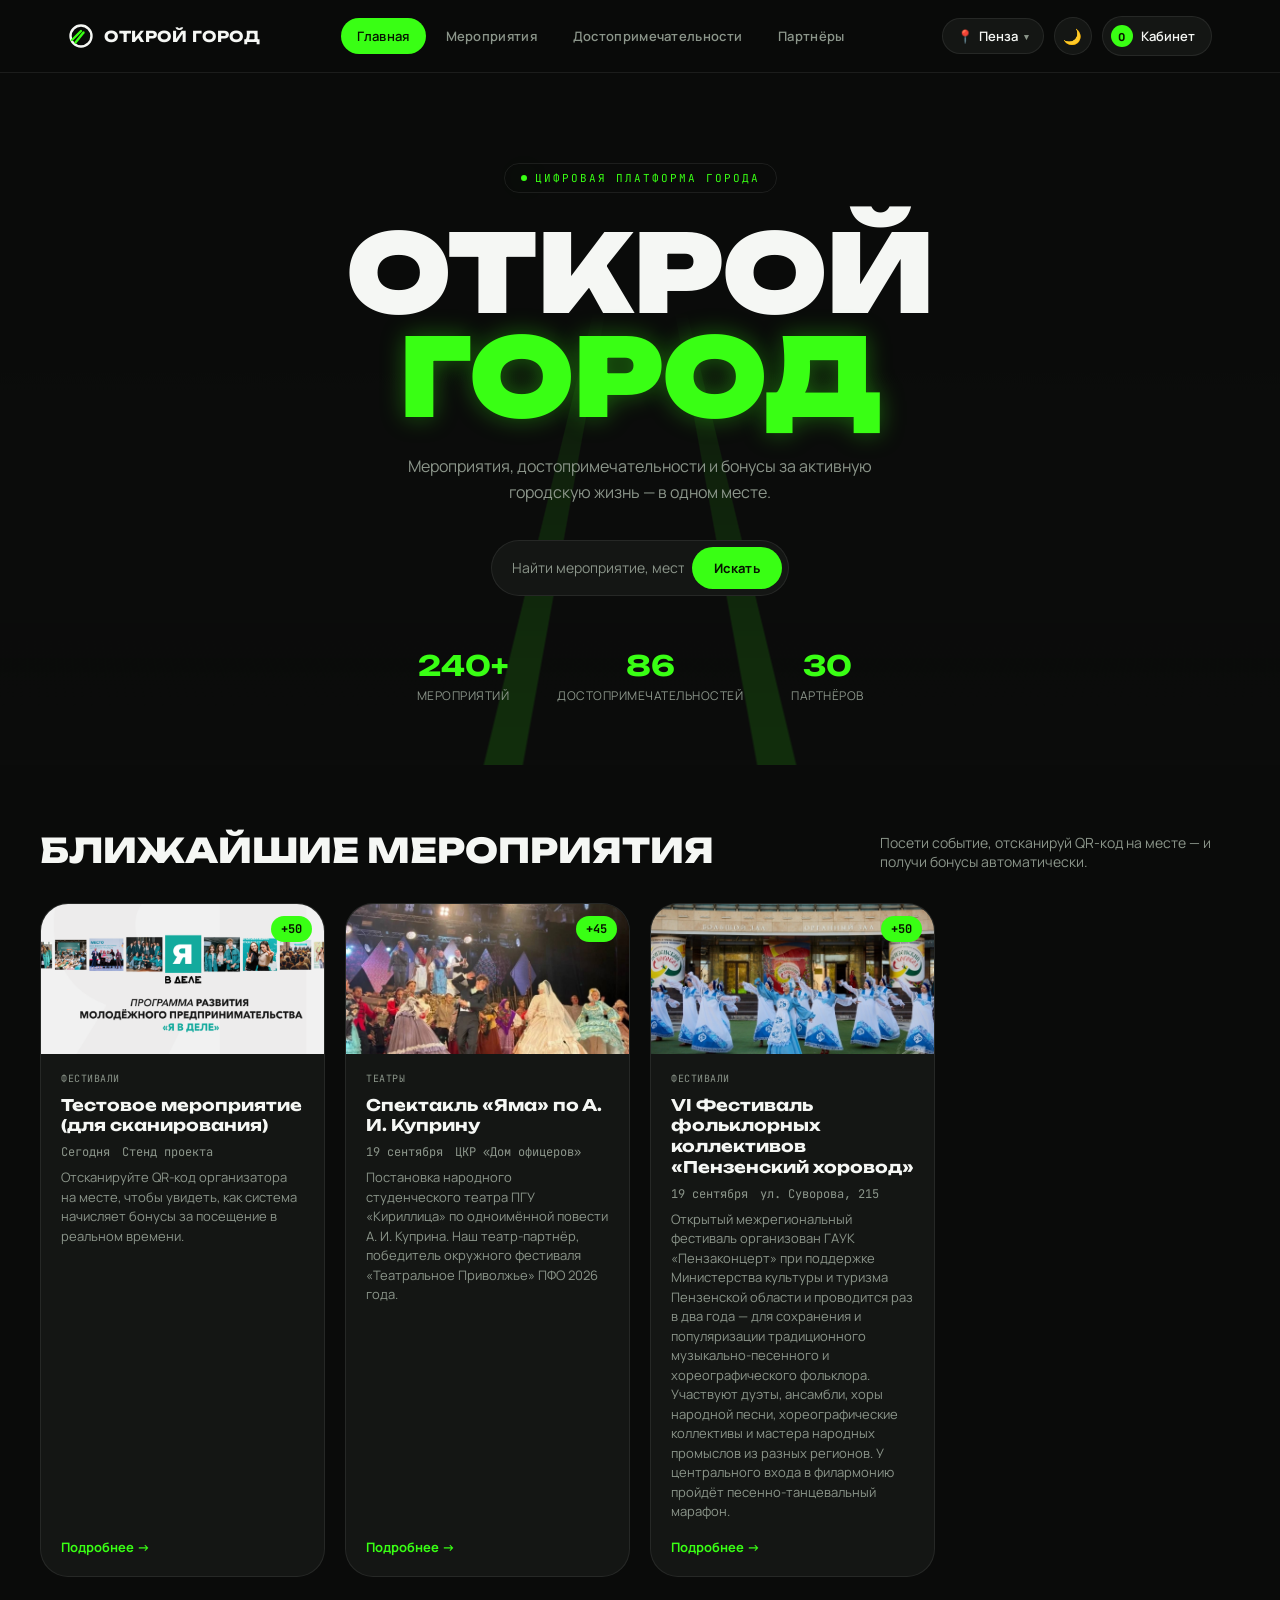
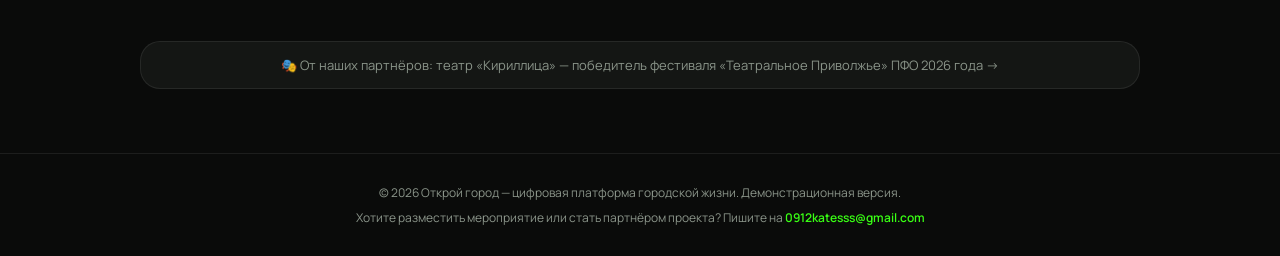
<file: index.html>
<!DOCTYPE html>
<html lang="ru" data-theme="dark">
<head>
<meta charset="UTF-8">
<meta name="viewport" content="width=device-width, initial-scale=1.0">
<title>Открой город</title>
<link rel="preconnect" href="https://fonts.googleapis.com">
<link rel="preconnect" href="https://fonts.gstatic.com" crossorigin>
<link href="https://fonts.googleapis.com/css2?family=Unbounded:wght@500;700;800;900&family=Manrope:wght@400;500;600;700;800&family=JetBrains+Mono:wght@400;500;600&display=swap" rel="stylesheet">
<link rel="stylesheet" href="css/style.css">
</head>
<body>

<header>
  <div class="header-inner">
    <a class="logo" href="index.html">
      <svg width="26" height="26" viewBox="0 0 26 26" fill="none">
        <circle cx="13" cy="13" r="10.5" stroke="var(--text)" stroke-width="2.4"/>
        <path d="M4 17L13 8" stroke="var(--accent)" stroke-width="2.4" stroke-linecap="round"/>
        <path d="M7.5 19.5L15.5 9.5" stroke="var(--accent)" stroke-width="2.4" stroke-linecap="round"/>
      </svg>
      <span>ОТКРОЙ ГОРОД</span>
    </a>
    <nav>
      <a href="index.html" class="active">Главная</a>
      <a href="events.html">Мероприятия</a>
      <a href="attractions.html">Достопримечательности</a>
      <a href="partners.html">Партнёры</a>
    </nav>
    <div class="header-actions">
      <div class="city-switch" id="cityToggleWrap">
        <button class="city-toggle" id="cityToggle">📍 <span id="cityLabel">Пенза</span> <span class="chevron">▾</span></button>
        <div class="city-dropdown" id="cityDropdown"></div>
      </div>
      <button class="nav-toggle" id="navToggle" title="Меню">☰</button>
      <button class="theme-toggle" id="themeToggle" title="Сменить тему">🌙</button>
      <a href="cabinet.html" class="cabinet-btn"><span class="dot" id="headerBonusDot">0</span><span class="cabinet-label"> Кабинет</span></a>
    </div>
  </div>
</header>

<main>
  <section class="hero">
    <div class="road-scene"><div class="road-plane"></div></div>
    <div class="eyebrow">Цифровая платформа города</div>
    <h1>
      <span class="line1">Открой</span>
      <span class="line2">Город</span>
    </h1>
    <p class="sub">Мероприятия, достопримечательности и бонусы за активную городскую жизнь — в одном месте.</p>
    <div class="search-bar">
      <input type="text" id="heroSearchInput" placeholder="Найти мероприятие, место, акцию…">
      <button id="heroSearchBtn">Искать</button>
    </div>
    <div class="stats">
      <div class="stat"><b>240+</b><span>Мероприятий</span></div>
      <div class="stat"><b>86</b><span>Достопримечательностей</span></div>
      <div class="stat"><b>30</b><span>Партнёров</span></div>
    </div>
  </section>

  <section class="section">
    <div class="section-head">
      <h2>Ближайшие мероприятия</h2>
      <p>Посети событие, отсканируй QR-код на месте — и получи бонусы автоматически.</p>
    </div>
    <div class="grid" id="eventsGridHome"></div>
  </section>

  <section class="section" style="padding-top:0;">
    <a href="partners.html" class="partner-teaser">
      🎭 От наших партнёров: театр «Кириллица» — победитель фестиваля «Театральное Приволжье» ПФО 2026 года →
    </a>
  </section>
</main>

<footer>
  © 2026 Открой город — цифровая платформа городской жизни. Демонстрационная версия.
  <div class="footer-support">Хотите разместить мероприятие или стать партнёром проекта? Пишите на <a href="mailto:0912katesss@gmail.com">0912katesss@gmail.com</a></div>
</footer>

<script src="js/data.js"></script>
<script src="js/city.js"></script>
<script src="js/storage.js"></script>
<script src="js/render.js"></script>
<script src="js/common.js"></script>
<script src="js/sight-modal.js"></script>
<script src="js/page-home.js"></script>
</body>
</html>
</file>
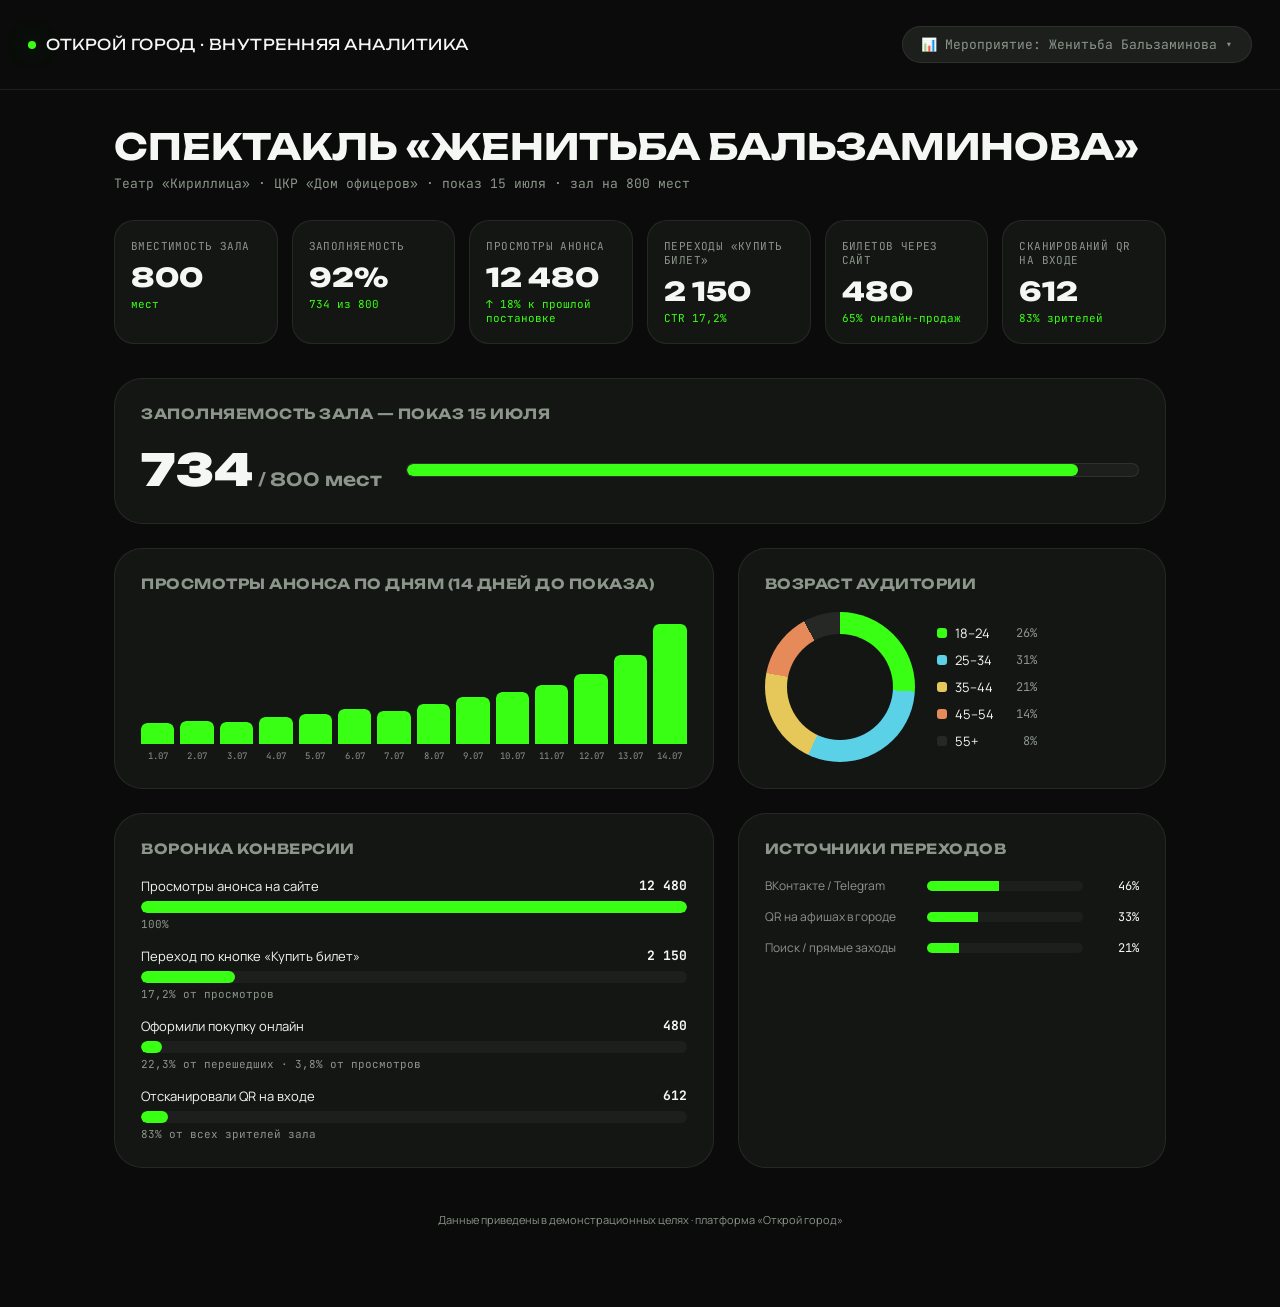
<file: analytics.html>
<!DOCTYPE html>
<html lang="ru" data-theme="dark">
<head>
<meta charset="UTF-8">
<meta name="viewport" content="width=device-width, initial-scale=1.0">
<meta name="robots" content="noindex, nofollow">
<title>Аналитика — Открой город</title>
<link rel="preconnect" href="https://fonts.googleapis.com">
<link rel="preconnect" href="https://fonts.gstatic.com" crossorigin>
<link href="https://fonts.googleapis.com/css2?family=Unbounded:wght@500;700;800;900&family=Manrope:wght@400;500;600;700;800&family=JetBrains+Mono:wght@400;500;600&display=swap" rel="stylesheet">
<link rel="stylesheet" href="css/style.css">
<style>
  body{padding-bottom:60px;}
  .an-header{
    padding:26px 28px; border-bottom:1px solid var(--border); display:flex; align-items:center; justify-content:space-between; flex-wrap:wrap; gap:14px;
  }
  .an-header-title{font-family:var(--font-display); font-size:15px; text-transform:uppercase; letter-spacing:0.5px; display:flex; align-items:center; gap:10px;}
  .an-header-title .live-dot{width:8px; height:8px; border-radius:50%; background:var(--accent); box-shadow:var(--glow); display:inline-block;}
  .an-select{
    background:var(--bg-elevated-2); border:1px solid var(--border); border-radius:999px; padding:9px 18px;
    font-size:13px; color:var(--text-muted); font-family:var(--font-mono);
  }
  .an-wrap{max-width:1100px; margin:0 auto; padding:36px 24px 20px;}
  .an-event-head{margin-bottom:28px;}
  .an-event-head h1{font-family:var(--font-display); font-size:clamp(24px,4vw,36px); text-transform:uppercase; line-height:1.15; margin-bottom:8px;}
  .an-event-sub{color:var(--text-muted); font-size:13px; font-family:var(--font-mono);}

  .an-kpi-grid{display:grid; grid-template-columns:repeat(6,1fr); gap:14px; margin-bottom:34px;}
  @media (max-width:1000px){.an-kpi-grid{grid-template-columns:repeat(3,1fr);}}
  @media (max-width:600px){.an-kpi-grid{grid-template-columns:repeat(2,1fr);}}
  .an-kpi{background:var(--bg-elevated); border:1px solid var(--border); border-radius:var(--radius-lg); padding:18px 16px;}
  .an-kpi-label{font-size:11px; color:var(--text-muted); text-transform:uppercase; letter-spacing:0.4px; margin-bottom:8px; font-family:var(--font-mono);}
  .an-kpi-value{font-family:var(--font-display); font-size:26px; font-weight:800;}
  .an-kpi-delta{font-size:11px; color:var(--accent); margin-top:4px; font-family:var(--font-mono);}

  .an-panel{background:var(--bg-elevated); border:1px solid var(--border); border-radius:var(--radius-xl); padding:26px; margin-bottom:24px;}
  .an-panel h3{font-family:var(--font-display); font-size:14px; text-transform:uppercase; letter-spacing:0.5px; color:var(--text-muted); margin-bottom:20px;}

  .an-row2{display:grid; grid-template-columns:1.4fr 1fr; gap:24px;}
  @media (max-width:850px){.an-row2{grid-template-columns:1fr;}}

  /* fill gauge */
  .an-fill-wrap{display:flex; align-items:center; gap:24px; flex-wrap:wrap;}
  .an-fill-num{font-family:var(--font-display); font-size:44px; font-weight:900;}
  .an-fill-num span{font-size:18px; color:var(--text-muted); font-weight:600;}
  .an-fill-bar{flex:1; min-width:200px; height:14px; background:var(--bg-elevated-2); border-radius:999px; overflow:hidden; border:1px solid var(--border);}
  .an-fill-bar i{display:block; height:100%; background:linear-gradient(90deg, var(--accent), var(--green)); border-radius:999px;}

  /* daily bar chart */
  .an-bars{display:flex; align-items:flex-end; gap:6px; height:150px; margin-top:6px;}
  .an-bar-col{flex:1; display:flex; flex-direction:column; align-items:center; gap:6px;}
  .an-bar{width:100%; background:var(--bg-elevated-2); border-radius:6px 6px 0 0; position:relative; overflow:hidden;}
  .an-bar i{position:absolute; bottom:0; left:0; right:0; background:var(--accent); border-radius:6px 6px 0 0;}
  .an-bar-lbl{font-size:9px; color:var(--text-muted); font-family:var(--font-mono);}
  .an-bar-col.peak .an-bar i{background:var(--accent); box-shadow:var(--glow);}

  /* funnel */
  .an-funnel-step{margin-bottom:16px;}
  .an-funnel-top{display:flex; justify-content:space-between; font-size:13px; margin-bottom:6px;}
  .an-funnel-top b{font-family:var(--font-mono);}
  .an-funnel-track{height:12px; background:var(--bg-elevated-2); border-radius:999px; overflow:hidden;}
  .an-funnel-track i{display:block; height:100%; background:var(--accent); border-radius:999px;}
  .an-funnel-pct{font-size:11px; color:var(--text-muted); margin-top:4px; font-family:var(--font-mono);}

  /* donut */
  .an-donut-wrap{display:flex; align-items:center; gap:22px; flex-wrap:wrap;}
  .an-donut{
    width:150px; height:150px; border-radius:50%; flex-shrink:0;
    background: conic-gradient(
      var(--accent) 0% 26%,
      #5AD1E6 26% 57%,
      #E6C75A 57% 78%,
      #E68A5A 78% 92%,
      var(--border) 92% 100%
    );
    position:relative;
  }
  .an-donut::after{content:''; position:absolute; inset:22px; border-radius:50%; background:var(--bg-elevated);}
  .an-legend{display:flex; flex-direction:column; gap:9px; font-size:13px;}
  .an-legend-item{display:flex; align-items:center; gap:8px;}
  .an-legend-dot{width:10px; height:10px; border-radius:3px; flex-shrink:0;}
  .an-legend-val{margin-left:auto; color:var(--text-muted); font-family:var(--font-mono); font-size:12px; padding-left:14px;}

  /* traffic sources */
  .an-src{display:flex; align-items:center; gap:12px; margin-bottom:14px;}
  .an-src-label{width:150px; font-size:12px; color:var(--text-muted); flex-shrink:0;}
  .an-src-track{flex:1; height:10px; background:var(--bg-elevated-2); border-radius:999px; overflow:hidden;}
  .an-src-track i{display:block; height:100%; background:var(--accent);}
  .an-src-pct{width:44px; text-align:right; font-family:var(--font-mono); font-size:12px;}

  .an-footnote{font-size:11px; color:var(--text-muted); text-align:center; margin-top:20px;}
</style>
</head>
<body>

<div class="an-header">
  <div class="an-header-title"><span class="live-dot"></span> Открой город · Внутренняя аналитика</div>
  <div class="an-select">📊 Мероприятие: Женитьба Бальзаминова ▾</div>
</div>

<div class="an-wrap">

  <div class="an-event-head">
    <h1>Спектакль «Женитьба Бальзаминова»</h1>
    <div class="an-event-sub">Театр «Кириллица» · ЦКР «Дом офицеров» · показ 15 июля · зал на 800 мест</div>
  </div>

  <div class="an-kpi-grid">
    <div class="an-kpi"><div class="an-kpi-label">Вместимость зала</div><div class="an-kpi-value">800</div><div class="an-kpi-delta">мест</div></div>
    <div class="an-kpi"><div class="an-kpi-label">Заполняемость</div><div class="an-kpi-value">92%</div><div class="an-kpi-delta">734 из 800</div></div>
    <div class="an-kpi"><div class="an-kpi-label">Просмотры анонса</div><div class="an-kpi-value">12 480</div><div class="an-kpi-delta">↑ 18% к прошлой постановке</div></div>
    <div class="an-kpi"><div class="an-kpi-label">Переходы «Купить билет»</div><div class="an-kpi-value">2 150</div><div class="an-kpi-delta">CTR 17,2%</div></div>
    <div class="an-kpi"><div class="an-kpi-label">Билетов через сайт</div><div class="an-kpi-value">480</div><div class="an-kpi-delta">65% онлайн-продаж</div></div>
    <div class="an-kpi"><div class="an-kpi-label">Сканирований QR на входе</div><div class="an-kpi-value">612</div><div class="an-kpi-delta">83% зрителей</div></div>
  </div>

  <div class="an-panel">
    <h3>Заполняемость зала — показ 15 июля</h3>
    <div class="an-fill-wrap">
      <div class="an-fill-num">734<span> / 800 мест</span></div>
      <div class="an-fill-bar"><i style="width:91.75%;"></i></div>
    </div>
  </div>

  <div class="an-row2">
    <div class="an-panel">
      <h3>Просмотры анонса по дням (14 дней до показа)</h3>
      <div class="an-bars" id="anBars"></div>
    </div>

    <div class="an-panel">
      <h3>Возраст аудитории</h3>
      <div class="an-donut-wrap">
        <div class="an-donut"></div>
        <div class="an-legend">
          <div class="an-legend-item"><span class="an-legend-dot" style="background:var(--accent);"></span>18–24 <span class="an-legend-val">26%</span></div>
          <div class="an-legend-item"><span class="an-legend-dot" style="background:#5AD1E6;"></span>25–34 <span class="an-legend-val">31%</span></div>
          <div class="an-legend-item"><span class="an-legend-dot" style="background:#E6C75A;"></span>35–44 <span class="an-legend-val">21%</span></div>
          <div class="an-legend-item"><span class="an-legend-dot" style="background:#E68A5A;"></span>45–54 <span class="an-legend-val">14%</span></div>
          <div class="an-legend-item"><span class="an-legend-dot" style="background:var(--border);"></span>55+ <span class="an-legend-val">8%</span></div>
        </div>
      </div>
    </div>
  </div>

  <div class="an-row2">
    <div class="an-panel">
      <h3>Воронка конверсии</h3>
      <div class="an-funnel-step">
        <div class="an-funnel-top"><span>Просмотры анонса на сайте</span><b>12 480</b></div>
        <div class="an-funnel-track"><i style="width:100%;"></i></div>
        <div class="an-funnel-pct">100%</div>
      </div>
      <div class="an-funnel-step">
        <div class="an-funnel-top"><span>Переход по кнопке «Купить билет»</span><b>2 150</b></div>
        <div class="an-funnel-track"><i style="width:17.2%;"></i></div>
        <div class="an-funnel-pct">17,2% от просмотров</div>
      </div>
      <div class="an-funnel-step">
        <div class="an-funnel-top"><span>Оформили покупку онлайн</span><b>480</b></div>
        <div class="an-funnel-track"><i style="width:3.8%;"></i></div>
        <div class="an-funnel-pct">22,3% от перешедших · 3,8% от просмотров</div>
      </div>
      <div class="an-funnel-step" style="margin-bottom:0;">
        <div class="an-funnel-top"><span>Отсканировали QR на входе</span><b>612</b></div>
        <div class="an-funnel-track"><i style="width:4.9%;"></i></div>
        <div class="an-funnel-pct">83% от всех зрителей зала</div>
      </div>
    </div>

    <div class="an-panel">
      <h3>Источники переходов</h3>
      <div class="an-src"><div class="an-src-label">ВКонтакте / Telegram</div><div class="an-src-track"><i style="width:46%;"></i></div><div class="an-src-pct">46%</div></div>
      <div class="an-src"><div class="an-src-label">QR на афишах в городе</div><div class="an-src-track"><i style="width:33%;"></i></div><div class="an-src-pct">33%</div></div>
      <div class="an-src"><div class="an-src-label">Поиск / прямые заходы</div><div class="an-src-track"><i style="width:21%;"></i></div><div class="an-src-pct">21%</div></div>
    </div>
  </div>

  <div class="an-footnote">Данные приведены в демонстрационных целях · платформа «Открой город»</div>
</div>

<script>
  const days = ['1.07','2.07','3.07','4.07','5.07','6.07','7.07','8.07','9.07','10.07','11.07','12.07','13.07','14.07'];
  const views = [180,205,195,240,260,305,290,350,410,455,520,610,780,1050];
  const max = Math.max(...views);
  const barsEl = document.getElementById('anBars');
  barsEl.innerHTML = views.map((v,i) => `
    <div class="an-bar-col ${i===views.length-1 ? 'peak' : ''}">
      <div class="an-bar" style="height:${(v/max*120).toFixed(0)}px;"><i style="height:100%;"></i></div>
      <div class="an-bar-lbl">${days[i]}</div>
    </div>`).join('');
</script>

</body>
</html>
</file>
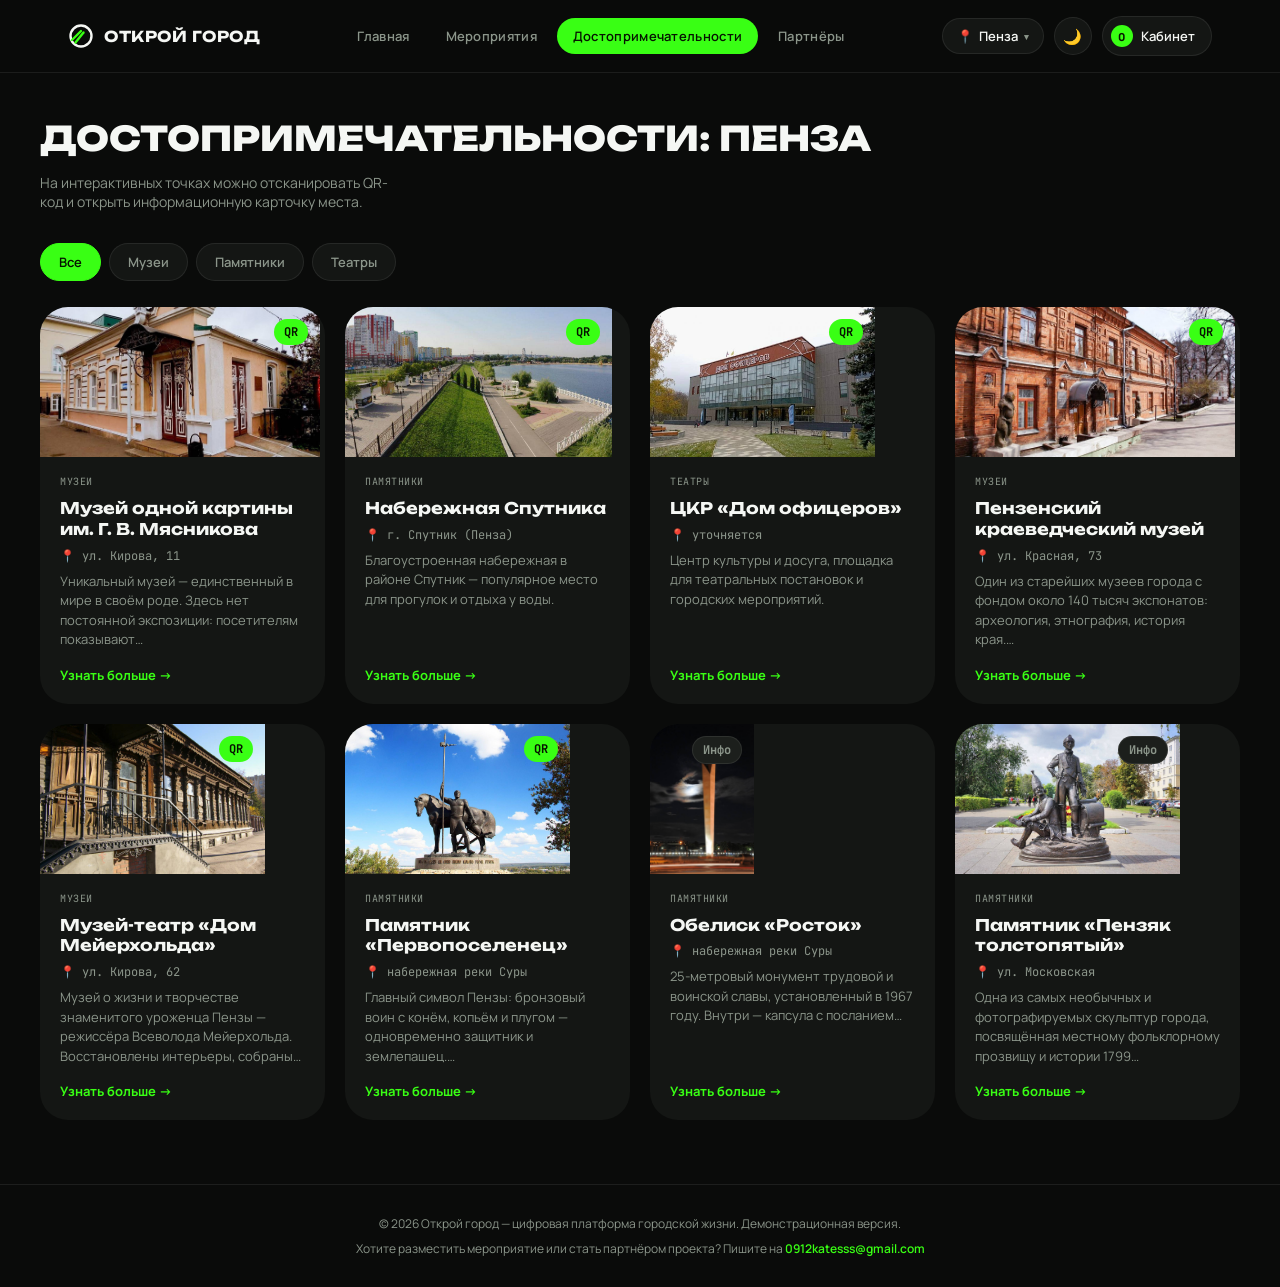
<file: attractions.html>
<!DOCTYPE html>
<html lang="ru" data-theme="dark">
<head>
<meta charset="UTF-8">
<meta name="viewport" content="width=device-width, initial-scale=1.0">
<title>Достопримечательности — Открой город</title>
<link rel="preconnect" href="https://fonts.googleapis.com">
<link rel="preconnect" href="https://fonts.gstatic.com" crossorigin>
<link href="https://fonts.googleapis.com/css2?family=Unbounded:wght@500;700;800;900&family=Manrope:wght@400;500;600;700;800&family=JetBrains+Mono:wght@400;500;600&display=swap" rel="stylesheet">
<link rel="stylesheet" href="css/style.css">
</head>
<body>

<header>
  <div class="header-inner">
    <a class="logo" href="index.html">
      <svg width="26" height="26" viewBox="0 0 26 26" fill="none">
        <circle cx="13" cy="13" r="10.5" stroke="var(--text)" stroke-width="2.4"/>
        <path d="M4 17L13 8" stroke="var(--accent)" stroke-width="2.4" stroke-linecap="round"/>
        <path d="M7.5 19.5L15.5 9.5" stroke="var(--accent)" stroke-width="2.4" stroke-linecap="round"/>
      </svg>
      <span>ОТКРОЙ ГОРОД</span>
    </a>
    <nav>
      <a href="index.html">Главная</a>
      <a href="events.html">Мероприятия</a>
      <a href="attractions.html" class="active">Достопримечательности</a>
      <a href="partners.html">Партнёры</a>
    </nav>
    <div class="header-actions">
      <div class="city-switch" id="cityToggleWrap">
        <button class="city-toggle" id="cityToggle">📍 <span id="cityLabel">Пенза</span> <span class="chevron">▾</span></button>
        <div class="city-dropdown" id="cityDropdown"></div>
      </div>
      <button class="nav-toggle" id="navToggle" title="Меню">☰</button>
      <button class="theme-toggle" id="themeToggle" title="Сменить тему">🌙</button>
      <a href="cabinet.html" class="cabinet-btn"><span class="dot" id="headerBonusDot">0</span><span class="cabinet-label"> Кабинет</span></a>
    </div>
  </div>
</header>

<main>
  <div class="section" style="padding-top:44px;">
    <div class="section-head">
      <h2 id="sightsTitle">Достопримечательности Пензы</h2>
      <p>На интерактивных точках можно отсканировать QR-код и открыть информационную карточку места.</p>
    </div>
    <div class="filter-tabs" id="sightTabs"></div>
    <div class="grid" id="sightsGrid"></div>
  </div>
</main>

<footer>
  © 2026 Открой город — цифровая платформа городской жизни. Демонстрационная версия.
  <div class="footer-support">Хотите разместить мероприятие или стать партнёром проекта? Пишите на <a href="mailto:0912katesss@gmail.com">0912katesss@gmail.com</a></div>
</footer>

<script src="js/data.js"></script>
<script src="js/city.js"></script>
<script src="js/storage.js"></script>
<script src="js/render.js"></script>
<script src="js/common.js"></script>
<script src="js/sight-modal.js"></script>
<script src="js/page-attractions.js"></script>
</body>
</html>
</file>
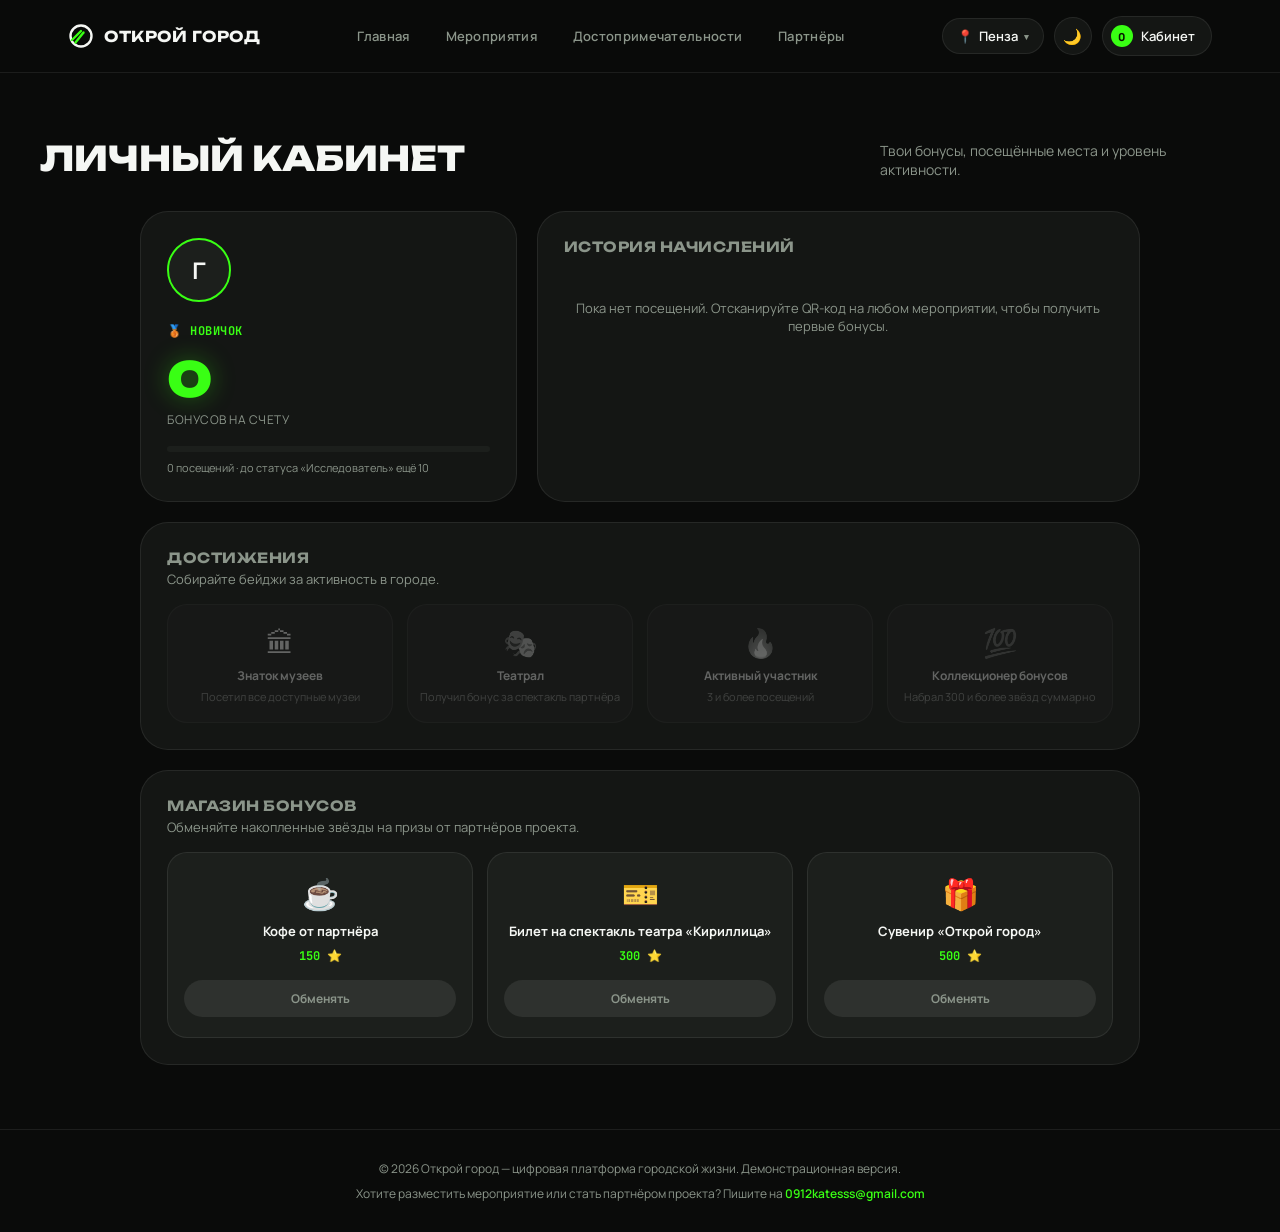
<file: cabinet.html>
<!DOCTYPE html>
<html lang="ru" data-theme="dark">
<head>
<meta charset="UTF-8">
<meta name="viewport" content="width=device-width, initial-scale=1.0">
<title>Личный кабинет — Открой город</title>
<link rel="preconnect" href="https://fonts.googleapis.com">
<link rel="preconnect" href="https://fonts.gstatic.com" crossorigin>
<link href="https://fonts.googleapis.com/css2?family=Unbounded:wght@500;700;800;900&family=Manrope:wght@400;500;600;700;800&family=JetBrains+Mono:wght@400;500;600&display=swap" rel="stylesheet">
<link rel="stylesheet" href="css/style.css">
</head>
<body>

<header>
  <div class="header-inner">
    <a class="logo" href="index.html">
      <svg width="26" height="26" viewBox="0 0 26 26" fill="none">
        <circle cx="13" cy="13" r="10.5" stroke="var(--text)" stroke-width="2.4"/>
        <path d="M4 17L13 8" stroke="var(--accent)" stroke-width="2.4" stroke-linecap="round"/>
        <path d="M7.5 19.5L15.5 9.5" stroke="var(--accent)" stroke-width="2.4" stroke-linecap="round"/>
      </svg>
      <span>ОТКРОЙ ГОРОД</span>
    </a>
    <nav>
      <a href="index.html">Главная</a>
      <a href="events.html">Мероприятия</a>
      <a href="attractions.html">Достопримечательности</a>
      <a href="partners.html">Партнёры</a>
    </nav>
    <div class="header-actions">
      <div class="city-switch" id="cityToggleWrap">
        <button class="city-toggle" id="cityToggle">📍 <span id="cityLabel">Пенза</span> <span class="chevron">▾</span></button>
        <div class="city-dropdown" id="cityDropdown"></div>
      </div>
      <button class="nav-toggle" id="navToggle" title="Меню">☰</button>
      <button class="theme-toggle" id="themeToggle" title="Сменить тему">🌙</button>
      <a href="cabinet.html" class="cabinet-btn"><span class="dot" id="headerBonusDot">0</span><span class="cabinet-label"> Кабинет</span></a>
    </div>
  </div>
</header>

<main>
  <div class="section">
    <div class="section-head">
      <h2>Личный кабинет</h2>
      <p>Твои бонусы, посещённые места и уровень активности.</p>
    </div>
    <div class="cabinet-grid">
      <div class="panel">
        <div class="profile-avatar">Г</div>
        <div class="status-badge" id="statusBadge">🥉 Новичок</div>
        <div class="balance-num" id="balanceNum">0</div>
        <div class="balance-label">бонусов на счету</div>
        <div class="progress-track"><div class="progress-fill" id="progressFill" style="width:0%"></div></div>
        <div class="progress-note" id="progressNote">0 посещений</div>
      </div>
      <div class="panel">
        <h4 style="font-family:var(--font-display); font-size:14px; text-transform:uppercase; margin-bottom:14px; color:var(--text-muted); letter-spacing:0.5px;">История начислений</h4>
        <div id="historyList"></div>
      </div>
    </div>

    <div class="panel" style="max-width:1000px; margin:20px auto 0;">
      <h4 style="font-family:var(--font-display); font-size:14px; text-transform:uppercase; margin-bottom:4px; color:var(--text-muted); letter-spacing:0.5px;">Достижения</h4>
      <p style="color:var(--text-muted); font-size:13px; margin-bottom:6px;">Собирайте бейджи за активность в городе.</p>
      <div class="badges-grid" id="badgesGrid"></div>
    </div>

    <div class="panel" style="max-width:1000px; margin:20px auto 0;">
      <h4 style="font-family:var(--font-display); font-size:14px; text-transform:uppercase; margin-bottom:4px; color:var(--text-muted); letter-spacing:0.5px;">Магазин бонусов</h4>
      <p style="color:var(--text-muted); font-size:13px; margin-bottom:6px;">Обменяйте накопленные звёзды на призы от партнёров проекта.</p>
      <div class="shop-grid" id="shopGrid"></div>
    </div>
  </div>
</main>

<footer>
  © 2026 Открой город — цифровая платформа городской жизни. Демонстрационная версия.
  <div class="footer-support">Хотите разместить мероприятие или стать партнёром проекта? Пишите на <a href="mailto:0912katesss@gmail.com">0912katesss@gmail.com</a></div>
</footer>

<script src="js/data.js"></script>
<script src="js/city.js"></script>
<script src="js/storage.js"></script>
<script src="js/render.js"></script>
<script src="js/common.js"></script>
<script src="js/page-cabinet.js"></script>
</body>
</html>
</file>
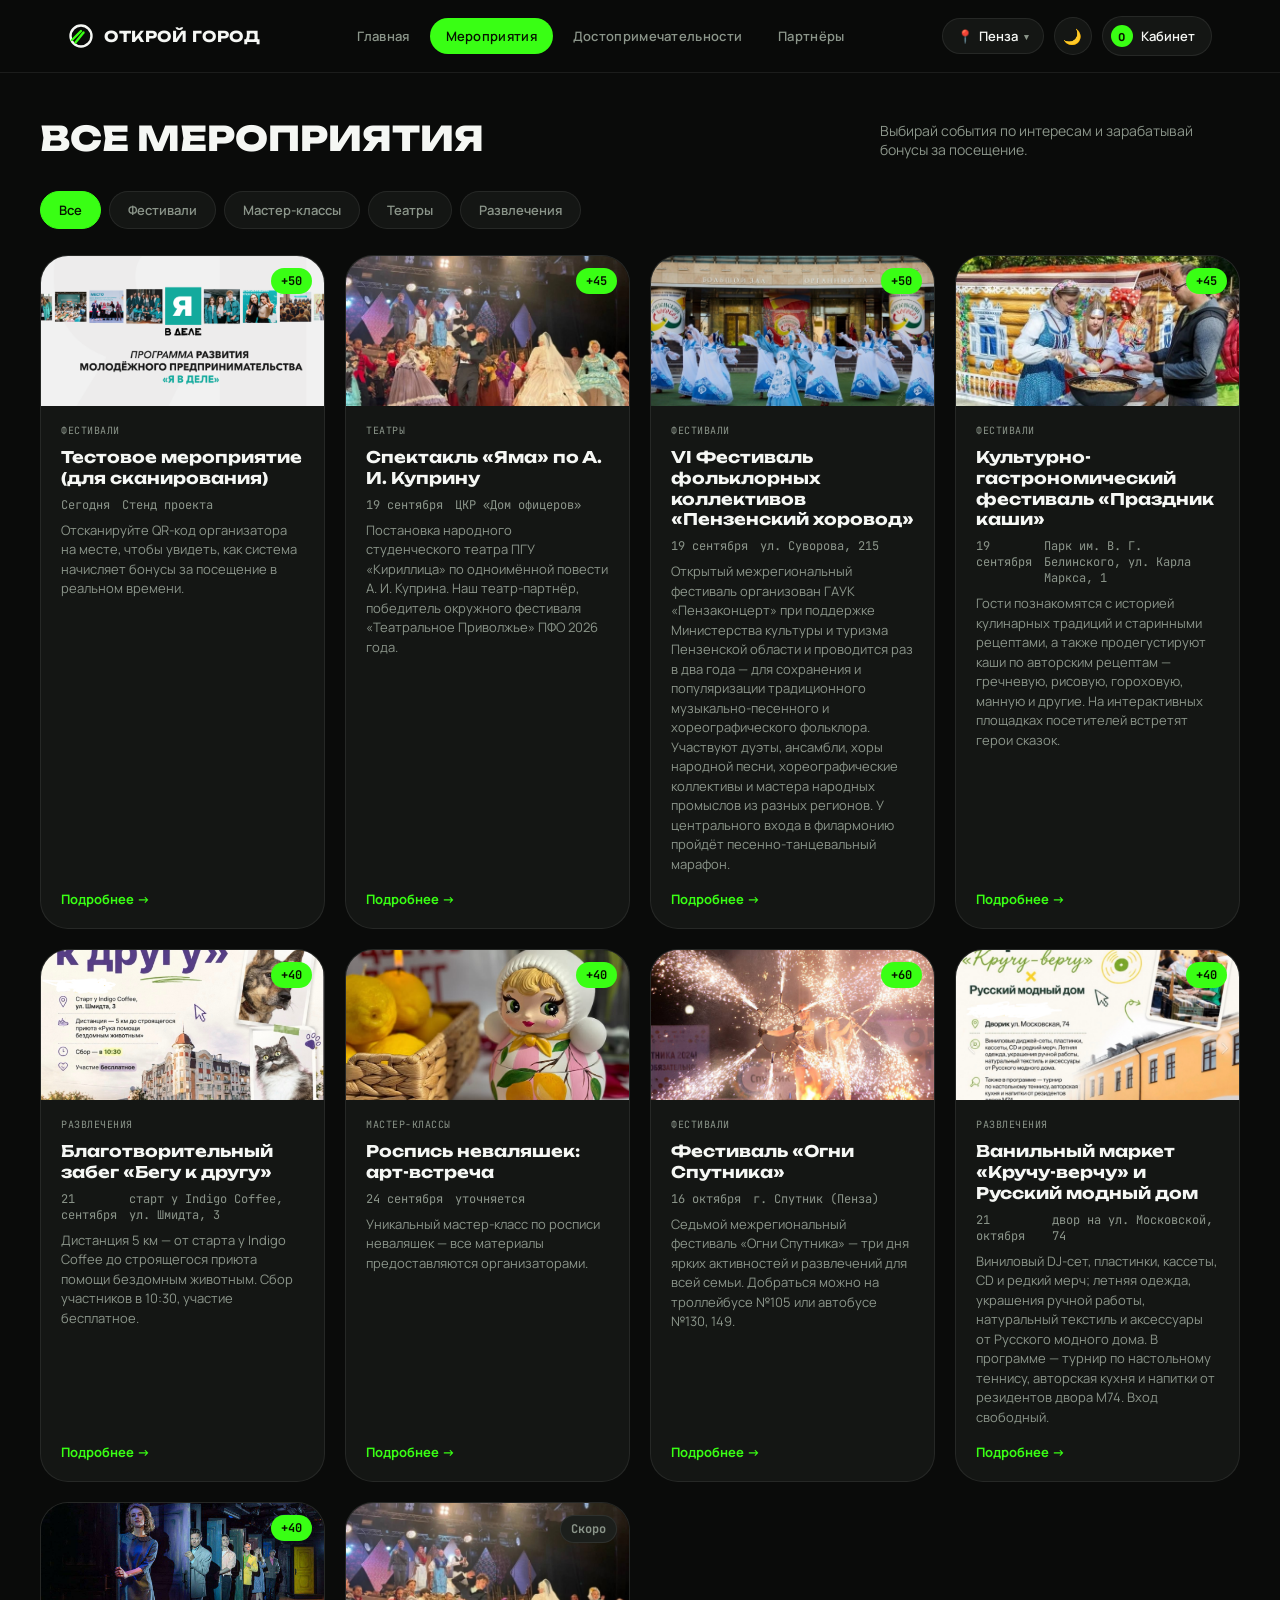
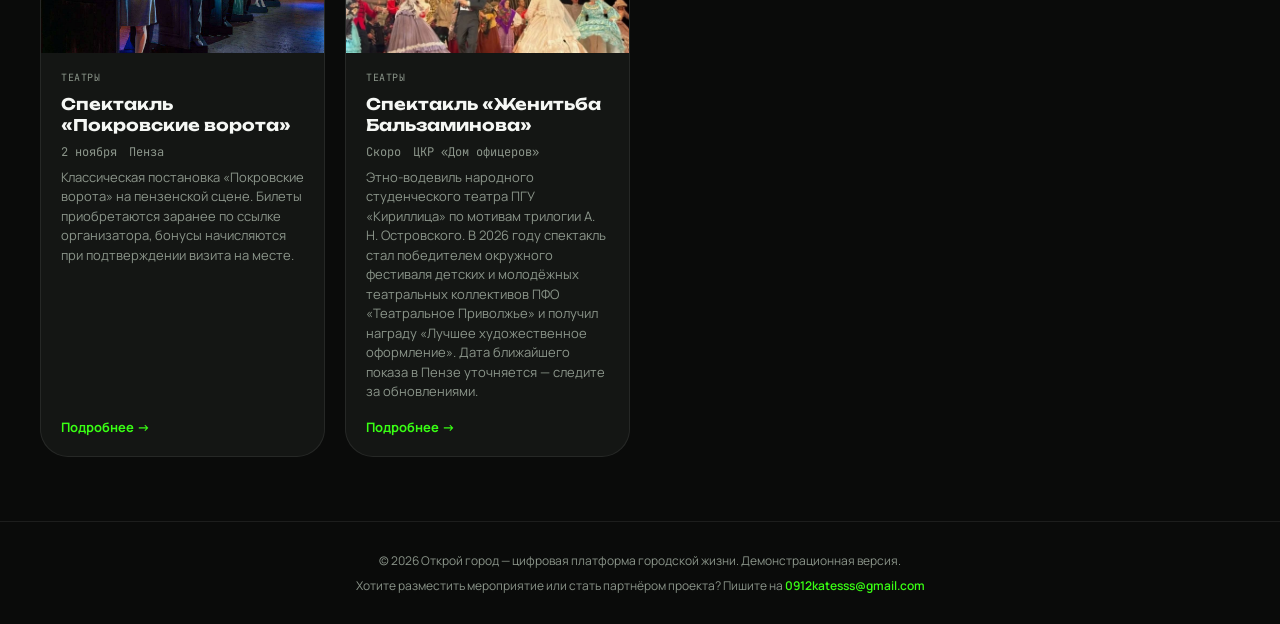
<file: events.html>
<!DOCTYPE html>
<html lang="ru" data-theme="dark">
<head>
<meta charset="UTF-8">
<meta name="viewport" content="width=device-width, initial-scale=1.0">
<title>Мероприятия — Открой город</title>
<link rel="preconnect" href="https://fonts.googleapis.com">
<link rel="preconnect" href="https://fonts.gstatic.com" crossorigin>
<link href="https://fonts.googleapis.com/css2?family=Unbounded:wght@500;700;800;900&family=Manrope:wght@400;500;600;700;800&family=JetBrains+Mono:wght@400;500;600&display=swap" rel="stylesheet">
<link rel="stylesheet" href="css/style.css">
</head>
<body>

<header>
  <div class="header-inner">
    <a class="logo" href="index.html">
      <svg width="26" height="26" viewBox="0 0 26 26" fill="none">
        <circle cx="13" cy="13" r="10.5" stroke="var(--text)" stroke-width="2.4"/>
        <path d="M4 17L13 8" stroke="var(--accent)" stroke-width="2.4" stroke-linecap="round"/>
        <path d="M7.5 19.5L15.5 9.5" stroke="var(--accent)" stroke-width="2.4" stroke-linecap="round"/>
      </svg>
      <span>ОТКРОЙ ГОРОД</span>
    </a>
    <nav>
      <a href="index.html">Главная</a>
      <a href="events.html" class="active">Мероприятия</a>
      <a href="attractions.html">Достопримечательности</a>
      <a href="partners.html">Партнёры</a>
    </nav>
    <div class="header-actions">
      <div class="city-switch" id="cityToggleWrap">
        <button class="city-toggle" id="cityToggle">📍 <span id="cityLabel">Пенза</span> <span class="chevron">▾</span></button>
        <div class="city-dropdown" id="cityDropdown"></div>
      </div>
      <button class="nav-toggle" id="navToggle" title="Меню">☰</button>
      <button class="theme-toggle" id="themeToggle" title="Сменить тему">🌙</button>
      <a href="cabinet.html" class="cabinet-btn"><span class="dot" id="headerBonusDot">0</span><span class="cabinet-label"> Кабинет</span></a>
    </div>
  </div>
</header>

<main>
  <div class="section" style="padding-top:44px;">
    <div class="section-head">
      <h2>Все мероприятия</h2>
      <p>Выбирай события по интересам и зарабатывай бонусы за посещение.</p>
    </div>
    <div class="filter-tabs" id="categoryTabs"></div>
    <div class="grid" id="eventsGridAll"></div>
  </div>
</main>

<footer>
  © 2026 Открой город — цифровая платформа городской жизни. Демонстрационная версия.
  <div class="footer-support">Хотите разместить мероприятие или стать партнёром проекта? Пишите на <a href="mailto:0912katesss@gmail.com">0912katesss@gmail.com</a></div>
</footer>

<script src="js/data.js"></script>
<script src="js/city.js"></script>
<script src="js/storage.js"></script>
<script src="js/render.js"></script>
<script src="js/common.js"></script>
<script src="js/page-events.js"></script>
</body>
</html>
</file>
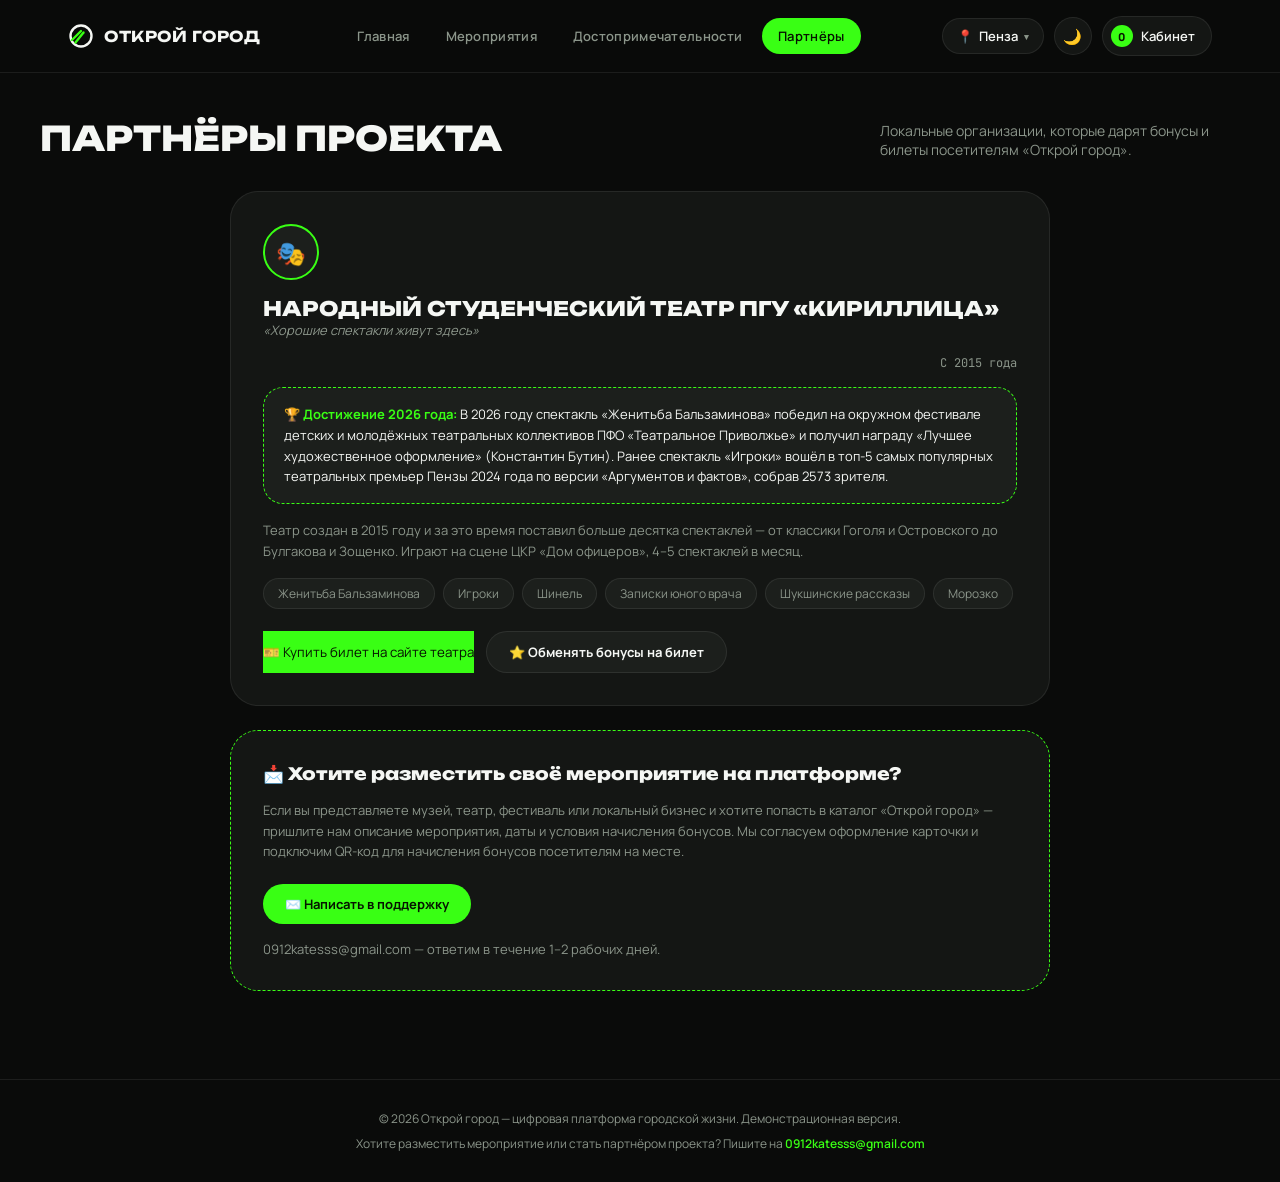
<file: partners.html>
<!DOCTYPE html>
<html lang="ru" data-theme="dark">
<head>
<meta charset="UTF-8">
<meta name="viewport" content="width=device-width, initial-scale=1.0">
<title>Партнёры — Открой город</title>
<link rel="preconnect" href="https://fonts.googleapis.com">
<link rel="preconnect" href="https://fonts.gstatic.com" crossorigin>
<link href="https://fonts.googleapis.com/css2?family=Unbounded:wght@500;700;800;900&family=Manrope:wght@400;500;600;700;800&family=JetBrains+Mono:wght@400;500;600&display=swap" rel="stylesheet">
<link rel="stylesheet" href="css/style.css">
<style>
  .partner-card{
    max-width:820px; margin:0 auto 24px; background:var(--bg-elevated); border:1px solid var(--border);
    border-radius:var(--radius-xl); padding:32px; display:flex; flex-direction:column; gap:16px;
  }
  .partner-head{display:flex; align-items:center; gap:16px; flex-wrap:wrap;}
  .partner-avatar{
    width:56px; height:56px; border-radius:50%; background:var(--bg-elevated-2); border:2px solid var(--accent);
    display:flex; align-items:center; justify-content:center; font-size:24px; flex-shrink:0;
  }
  .partner-title{font-family:var(--font-display); font-size:20px; font-weight:800; text-transform:uppercase;}
  .partner-tagline{color:var(--text-muted); font-size:13px; font-style:italic;}
  .partner-since{color:var(--text-muted); font-size:12px; font-family:var(--font-mono); margin-left:auto;}
  .partner-achievement{
    background:var(--bg-elevated-2); border:1px dashed var(--accent); border-radius:var(--radius-lg);
    padding:16px 20px; font-size:13px; line-height:1.6;
  }
  .partner-achievement b{color:var(--accent);}
  .partner-desc{color:var(--text-muted); font-size:13px; line-height:1.6;}
  .partner-repertoire{display:flex; flex-wrap:wrap; gap:8px;}
  .repertoire-pill{
    background:var(--bg-elevated-2); border:1px solid var(--border); border-radius:999px;
    padding:6px 14px; font-size:12px; color:var(--text-muted);
  }
  .partner-actions{display:flex; gap:12px; flex-wrap:wrap; margin-top:6px;}
  .partner-actions a, .partner-actions .bonus-pill{
    display:inline-flex; align-items:center; gap:6px; font-weight:700; font-size:13px;
    padding:11px 22px; border-radius:999px;
  }
  .partner-btn-primary{background:var(--accent); color:var(--accent-text);}
  .partner-btn-secondary{background:var(--bg-elevated-2); color:var(--text); border:1px solid var(--border);}
  .become-partner{
    max-width:820px; margin:36px auto 0; background:var(--bg-elevated); border:1px dashed var(--border);
    border-radius:var(--radius-xl); padding:28px 32px; text-align:center;
  }
  .become-partner h3{font-family:var(--font-display); font-size:16px; text-transform:uppercase; margin-bottom:10px;}
  .become-partner p{color:var(--text-muted); font-size:13px; line-height:1.7; margin-bottom:6px;}
  .become-partner ul{color:var(--text-muted); font-size:13px; line-height:1.8; text-align:left; max-width:520px; margin:14px auto; padding-left:20px;}
  .become-partner a.mail-btn{
    display:inline-flex; align-items:center; gap:8px; margin-top:10px; background:var(--accent); color:var(--accent-text);
    font-weight:700; font-size:13px; padding:12px 26px; border-radius:999px;
  }
</style>
</head>
<body>

<header>
  <div class="header-inner">
    <a class="logo" href="index.html">
      <svg width="26" height="26" viewBox="0 0 26 26" fill="none">
        <circle cx="13" cy="13" r="10.5" stroke="var(--text)" stroke-width="2.4"/>
        <path d="M4 17L13 8" stroke="var(--accent)" stroke-width="2.4" stroke-linecap="round"/>
        <path d="M7.5 19.5L15.5 9.5" stroke="var(--accent)" stroke-width="2.4" stroke-linecap="round"/>
      </svg>
      <span>ОТКРОЙ ГОРОД</span>
    </a>
    <nav>
      <a href="index.html">Главная</a>
      <a href="events.html">Мероприятия</a>
      <a href="attractions.html">Достопримечательности</a>
      <a href="partners.html" class="active">Партнёры</a>
    </nav>
    <div class="header-actions">
      <div class="city-switch" id="cityToggleWrap">
        <button class="city-toggle" id="cityToggle">📍 <span id="cityLabel">Пенза</span> <span class="chevron">▾</span></button>
        <div class="city-dropdown" id="cityDropdown"></div>
      </div>
      <button class="nav-toggle" id="navToggle" title="Меню">☰</button>
      <button class="theme-toggle" id="themeToggle" title="Сменить тему">🌙</button>
      <a href="cabinet.html" class="cabinet-btn"><span class="dot" id="headerBonusDot">0</span><span class="cabinet-label"> Кабинет</span></a>
    </div>
  </div>
</header>

<main>
  <div class="section" style="padding-top:44px;">
    <div class="section-head">
      <h2>Партнёры проекта</h2>
      <p>Локальные организации, которые дарят бонусы и билеты посетителям «Открой город».</p>
    </div>
    <div id="partnersList"></div>

    <div class="partner-card" style="border-style:dashed; border-color:var(--accent);">
      <div class="partner-title" style="text-transform:none; font-size:17px;">📩 Хотите разместить своё мероприятие на платформе?</div>
      <div class="partner-desc">
        Если вы представляете музей, театр, фестиваль или локальный бизнес и хотите попасть в каталог
        «Открой город» — пришлите нам описание мероприятия, даты и условия начисления бонусов.
        Мы согласуем оформление карточки и подключим QR-код для начисления бонусов посетителям на месте.
      </div>
      <div class="partner-actions">
        <a href="mailto:0912katesss@gmail.com?subject=Разместить%20мероприятие%20на%20Открой%20город" class="partner-btn-primary">✉️ Написать в поддержку</a>
      </div>
      <div class="partner-tagline" style="font-style:normal;">0912katesss@gmail.com — ответим в течение 1–2 рабочих дней.</div>
    </div>
  </div>
</main>

<footer>
  © 2026 Открой город — цифровая платформа городской жизни. Демонстрационная версия.
  <div class="footer-support">Хотите разместить мероприятие или стать партнёром проекта? Пишите на <a href="mailto:0912katesss@gmail.com">0912katesss@gmail.com</a></div>
</footer>

<script src="js/data.js"></script>
<script src="js/city.js"></script>
<script src="js/storage.js"></script>
<script src="js/common.js"></script>
<script src="js/page-partners.js"></script>
</body>
</html>
</file>
<file: css/style.css>
:root{
  --font-display:'Unbounded', sans-serif;
  --font-body:'Manrope', sans-serif;
  --font-mono:'JetBrains Mono', monospace;
  --radius-xl: 28px;
  --radius-lg: 20px;
  --radius-md: 14px;
  --radius-sm: 10px;
  --green: #39FF14;
  --green-deep: #1FAE00;
}
html[data-theme="dark"]{
  --bg: #0A0B0A;
  --bg-elevated: #141614;
  --bg-elevated-2: #1C1F1C;
  --text: #F5F7F4;
  --text-muted: #8B958A;
  --border: rgba(255,255,255,0.08);
  --accent: var(--green);
  --accent-text: #061400;
  --glow: 0 0 24px rgba(57,255,20,0.35);
  --road-opacity: 0.16;
}
html[data-theme="light"]{
  --bg: #FBFCFA;
  --bg-elevated: #FFFFFF;
  --bg-elevated-2: #F1F4EF;
  --text: #0F1410;
  --text-muted: #62695F;
  --border: rgba(15,20,16,0.09);
  --accent: var(--green-deep);
  --accent-text: #FFFFFF;
  --glow: none;
  --road-opacity: 0.10;
}
*{box-sizing:border-box; margin:0; padding:0;}
body{
  background:var(--bg);
  color:var(--text);
  font-family:var(--font-body);
  -webkit-font-smoothing:antialiased;
  transition:background .3s ease, color .3s ease;
  overflow-x:hidden;
}
a{color:inherit; text-decoration:none;}
button{font-family:inherit; cursor:pointer; border:none;}
.container{max-width:1200px; margin:0 auto; padding:0 28px;}

/* ---------- HEADER ---------- */
header{
  position:sticky; top:0; z-index:100;
  background:color-mix(in srgb, var(--bg) 88%, transparent);
  backdrop-filter:blur(14px);
  border-bottom:1px solid var(--border);
}
.header-inner{
  position:relative;
  display:flex; align-items:center; justify-content:space-between;
  padding:16px 28px; max-width:1200px; margin:0 auto;
}
.logo{display:flex; align-items:center; gap:10px; font-family:var(--font-display); font-weight:700; font-size:15px; letter-spacing:0.5px;}
.logo svg{display:block;}
.logo img{display:block; height:26px; width:auto;}
nav{display:flex; align-items:center; gap:4px;}
nav a{
  font-size:13px; font-weight:600; letter-spacing:0.3px;
  padding:9px 16px; border-radius:999px; color:var(--text-muted);
  transition:all .2s ease;
}
nav a:hover{color:var(--text); background:var(--bg-elevated);}
nav a.active{color:var(--accent-text); background:var(--accent);}
.header-actions{display:flex; align-items:center; gap:10px;}
.theme-toggle{
  width:38px; height:38px; border-radius:50%;
  background:var(--bg-elevated); border:1px solid var(--border);
  display:flex; align-items:center; justify-content:center;
  color:var(--text); font-size:15px;
}
.cabinet-btn{
  display:flex; align-items:center; gap:8px;
  background:var(--bg-elevated); border:1px solid var(--border);
  padding:8px 16px 8px 8px; border-radius:999px; font-size:13px; font-weight:600;
}
.cabinet-btn .dot{width:22px; height:22px; border-radius:50%; background:var(--accent); display:flex; align-items:center; justify-content:center; font-size:11px; color:var(--accent-text); font-weight:800;}

.city-switch{position:relative;}
.city-toggle{
  display:flex; align-items:center; gap:6px;
  background:var(--bg-elevated); border:1px solid var(--border);
  padding:8px 14px; border-radius:999px; font-size:13px; font-weight:600; color:var(--text);
}
.city-toggle .chevron{font-size:9px; color:var(--text-muted); transition:transform .2s ease;}
.city-switch.open .chevron{transform:rotate(180deg);}
.city-dropdown{
  display:none; position:absolute; top:calc(100% + 8px); left:0; min-width:220px; z-index:200;
  background:var(--bg-elevated); border:1px solid var(--border); border-radius:var(--radius-md);
  padding:6px; box-shadow:0 16px 28px -12px rgba(0,0,0,0.4);
}
.city-switch.open .city-dropdown{display:block;}
.city-option{
  display:flex; align-items:center; justify-content:space-between; gap:8px; width:100%;
  padding:10px 12px; border-radius:var(--radius-sm); font-size:13px; font-weight:600; color:var(--text);
  text-align:left; background:none;
}
.city-option:hover{background:var(--bg-elevated-2);}
.city-option.active{color:var(--accent-text); background:var(--accent);}
.city-soon-tag{
  font-family:var(--font-mono); font-size:10px; text-transform:uppercase; letter-spacing:0.3px;
  color:var(--text-muted); background:var(--bg-elevated-2); padding:2px 7px; border-radius:999px;
}
.city-option.active .city-soon-tag{color:var(--accent-text); background:rgba(0,0,0,0.15);}

.nav-toggle{
  display:none; width:38px; height:38px; border-radius:50%;
  background:var(--bg-elevated); border:1px solid var(--border);
  align-items:center; justify-content:center; color:var(--text); font-size:16px;
}
@media (max-width: 900px){
  nav{
    display:none;
    position:absolute; top:calc(100% + 1px); left:0; right:0;
    flex-direction:column; align-items:stretch; gap:4px;
    background:var(--bg-elevated); border-bottom:1px solid var(--border);
    padding:12px 20px 18px; box-shadow:0 16px 24px -12px rgba(0,0,0,0.35);
  }
  nav.nav-open{display:flex;}
  nav a{padding:13px 16px; border-radius:var(--radius-sm); font-size:14px;}
  .nav-toggle{display:flex;}
  .city-dropdown{left:auto; right:0;}
}
@media (max-width: 460px){
  .header-inner{padding:14px 16px; gap:8px;}
  .header-actions{gap:6px;}
  .logo span{font-size:12px;}
  .city-toggle{padding:7px 10px; font-size:12px;}
  .city-toggle .chevron{display:none;}
  .cabinet-btn .cabinet-label{display:none;}
  .cabinet-btn{padding:8px;}
}

/* ---------- HERO / ROAD ---------- */
.hero{
  position:relative; padding:90px 28px 60px; text-align:center; overflow:hidden;
  min-height:640px; display:flex; flex-direction:column; align-items:center; justify-content:center;
}
.road-scene{
  position:absolute; inset:0; z-index:0; pointer-events:none;
  perspective:600px; perspective-origin:50% 30%;
}
.road-plane{
  position:absolute; left:50%; bottom:-10%; width:1600px; height:900px;
  margin-left:-800px;
  background:
    repeating-linear-gradient(90deg, transparent 0 46%, var(--accent) 46% 47%, transparent 47% 53%, var(--accent) 53% 54%, transparent 54% 100%),
    linear-gradient(to top, var(--bg) 0%, transparent 60%);
  -webkit-mask-image: linear-gradient(to top, black 0%, transparent 75%);
  mask-image: linear-gradient(to top, black 0%, transparent 75%);
  opacity:0;
  transform: rotateX(75deg) translateY(42%) scale(0.82);
  animation: roadArrive 1.1s cubic-bezier(.16,.8,.24,1) forwards, roadMove 3.2s linear 1.1s infinite;
}
@keyframes roadArrive{
  from{ opacity:0; transform:rotateX(75deg) translateY(42%) scale(0.82); }
  to{ opacity:var(--road-opacity); transform:rotateX(75deg) translateY(0) scale(1); }
}
@keyframes roadMove{ from{background-position-y:0;} to{background-position-y:120px;} }
.road-lines{position:absolute; inset:0; opacity:0.5;}

.eyebrow{
  position:relative; z-index:2;
  display:inline-flex; align-items:center; gap:8px;
  font-family:var(--font-mono); font-size:11px; letter-spacing:2px; text-transform:uppercase;
  color:var(--accent); border:1px solid var(--border); padding:7px 16px; border-radius:999px;
  margin-bottom:28px; opacity:0; animation:fadeUp .7s ease forwards;
}
.eyebrow::before{content:''; width:6px; height:6px; border-radius:50%; background:var(--accent); box-shadow:var(--glow);}

.hero h1{
  position:relative; z-index:2;
  font-family:var(--font-display); font-weight:900;
  font-size:clamp(48px, 9vw, 108px); line-height:0.96; letter-spacing:-1px;
  text-transform:uppercase;
}
.hero h1 span{display:block;}
.hero h1 .line1{opacity:0; animation:fadeUp .7s ease .1s forwards;}
.hero h1 .line2{
  color:var(--accent); text-shadow:var(--glow);
  opacity:0; animation:fadeUp .7s ease .25s forwards;
}
@keyframes fadeUp{ from{opacity:0; transform:translateY(18px);} to{opacity:1; transform:translateY(0);} }

.hero p.sub{
  position:relative; z-index:2; max-width:520px; margin:26px auto 0;
  color:var(--text-muted); font-size:16px; line-height:1.6;
  opacity:0; animation:fadeUp .7s ease .4s forwards;
}
.search-bar{
  position:relative; z-index:2;
  display:flex; align-items:center; gap:8px;
  max-width:560px; margin:34px auto 0;
  background:var(--bg-elevated); border:1px solid var(--border); border-radius:999px;
  padding:6px 6px 6px 20px;
  opacity:0; animation:fadeUp .7s ease .5s forwards;
}
.search-bar input{
  flex:1; background:none; border:none; outline:none; color:var(--text); font-family:var(--font-body); font-size:14px;
}
.search-bar input::placeholder{color:var(--text-muted);}
.search-bar button{
  background:var(--accent); color:var(--accent-text); font-weight:700; font-size:13px;
  padding:12px 22px; border-radius:999px; letter-spacing:0.3px;
}

.stats{
  position:relative; z-index:2; display:flex; gap:48px; justify-content:center; margin-top:52px; flex-wrap:wrap;
  opacity:0; animation:fadeUp .7s ease .6s forwards;
}
.stat b{display:block; font-family:var(--font-display); font-size:28px; color:var(--accent);}
.stat span{font-size:12px; color:var(--text-muted); letter-spacing:0.5px; text-transform:uppercase;}

@media (max-width:700px){
  .hero{min-height:auto; padding:56px 20px 44px;}
  .road-plane{display:none;}
  .hero::after{
    content:''; position:absolute; left:-10%; bottom:0; width:120%; height:70px;
    background:repeating-linear-gradient(115deg, transparent 0 18px, var(--accent) 18px 22px, transparent 22px 60px);
    opacity:0.35; transform:translateY(100%); animation:roadIn .9s ease .3s forwards;
  }
  @keyframes roadIn{ to{ transform:translateY(0); } }
}

/* ---------- SECTION HEADERS ---------- */
.section{padding:64px 28px;}
.section-head{display:flex; align-items:flex-end; justify-content:space-between; margin-bottom:32px; flex-wrap:wrap; gap:14px; max-width:1200px; margin-left:auto; margin-right:auto;}
.section-head h2{font-family:var(--font-display); font-size:clamp(24px,3.4vw,34px); font-weight:800; text-transform:uppercase;}
.section-head p{color:var(--text-muted); font-size:14px; max-width:360px;}

/* ---------- FILTER TABS ---------- */
.filter-tabs{max-width:1200px; margin:0 auto 26px; display:flex; gap:8px; flex-wrap:wrap;}
.filter-tab{
  font-size:13px; font-weight:600; padding:9px 18px; border-radius:999px;
  background:var(--bg-elevated); border:1px solid var(--border); color:var(--text-muted);
  transition:all .2s ease;
}
.filter-tab.active{background:var(--accent); color:var(--accent-text); border-color:var(--accent);}
.filter-tab:hover:not(.active){color:var(--text); border-color:var(--accent);}
.cat-tag{
  font-family:var(--font-mono); font-size:10px; letter-spacing:0.5px; text-transform:uppercase;
  color:var(--text-muted); margin-bottom:2px; display:block;
}
.card-bonus.soon{background:var(--bg-elevated-2); color:var(--text-muted); border:1px solid var(--border);}

/* ---------- EVENT CARDS ---------- */
.grid{max-width:1200px; margin:0 auto; display:grid; grid-template-columns:repeat(auto-fill, minmax(280px,1fr)); gap:20px;}
.card{
  background:var(--bg-elevated); border:1px solid var(--border); border-radius:var(--radius-xl);
  overflow:hidden; display:flex; flex-direction:column; transition:transform .25s ease, border-color .25s ease;
}
.card:hover{transform:translateY(-4px); border-color:var(--accent);}
.card-img{
  height:150px; position:relative;
  background:linear-gradient(135deg, var(--bg-elevated-2), var(--bg-elevated));
  display:flex; align-items:center; justify-content:center;
  overflow:hidden;
}
.card-img img{width:100%; height:100%; object-fit:cover;}
.card-img svg{opacity:0.55;}
.card-bonus{
  position:absolute; top:12px; right:12px; background:var(--accent); color:var(--accent-text);
  font-family:var(--font-mono); font-size:12px; font-weight:700; padding:5px 10px; border-radius:999px;
}
.card-body{padding:18px 20px 20px; display:flex; flex-direction:column; gap:8px; flex:1;}
.card-body h3{font-family:var(--font-display); font-size:16px; font-weight:700; line-height:1.3;}
.card-meta{display:flex; gap:12px; color:var(--text-muted); font-size:12px; font-family:var(--font-mono);}
.card-desc{color:var(--text-muted); font-size:13px; line-height:1.5; flex:1;}
.card-cta{
  margin-top:8px; align-self:flex-start; display:flex; align-items:center; gap:6px;
  font-size:13px; font-weight:700; color:var(--accent);
}

/* ---------- EVENT DETAIL ---------- */
.hidden{display:none !important;}
.detail-wrap{max-width:820px; margin:0 auto; padding:48px 28px 90px;}
.back-link{display:inline-flex; align-items:center; gap:6px; color:var(--text-muted); font-size:13px; font-weight:600; margin-bottom:24px;}
.detail-hero{
  background:linear-gradient(135deg, var(--bg-elevated-2), var(--bg-elevated)); border-radius:var(--radius-xl);
  height:220px; display:flex; align-items:center; justify-content:center; margin-bottom:28px; border:1px solid var(--border);
  overflow:hidden;
}
.detail-hero img{width:100%; height:100%; object-fit:cover;}
.detail-title{font-family:var(--font-display); font-size:clamp(26px,4vw,38px); font-weight:800; text-transform:uppercase; margin-bottom:14px;}
.detail-meta{display:flex; gap:18px; flex-wrap:wrap; color:var(--text-muted); font-size:13px; font-family:var(--font-mono); margin-bottom:24px;}
.detail-desc{color:var(--text-muted); line-height:1.7; font-size:15px; margin-bottom:36px;}

.qr-box{
  display:flex; gap:28px; align-items:center; background:var(--bg-elevated); border:1px solid var(--border);
  border-radius:var(--radius-xl); padding:28px; flex-wrap:wrap;
}
.qr-info h4{font-family:var(--font-display); font-size:16px; margin-bottom:8px; text-transform:uppercase;}
.qr-info p{color:var(--text-muted); font-size:13px; line-height:1.6; margin-bottom:14px;}
.bonus-pill{display:inline-flex; align-items:center; gap:6px; background:var(--accent); color:var(--accent-text); font-weight:700; font-size:13px; padding:8px 16px; border-radius:999px;}
.promo-box{
  background:var(--bg-elevated); border:1px dashed var(--border); border-radius:var(--radius-xl);
  padding:24px 28px; margin-top:16px;
}
.promo-box h4{font-family:var(--font-display); font-size:14px; text-transform:uppercase; margin-bottom:6px;}
.promo-box p{color:var(--text-muted); font-size:13px; margin-bottom:14px;}
.promo-row{display:flex; gap:10px; flex-wrap:wrap;}
.promo-row input{
  flex:1; min-width:180px; background:var(--bg-elevated-2); border:1px solid var(--border); border-radius:var(--radius-sm);
  padding:12px 16px; color:var(--text); font-family:var(--font-mono); font-size:13px; letter-spacing:1px; text-transform:uppercase; outline:none;
}
.promo-row input:focus{border-color:var(--accent);}
.promo-row button{background:var(--accent); color:var(--accent-text); font-weight:700; font-size:13px; padding:12px 22px; border-radius:var(--radius-sm);}
.promo-error{color:#FF6B6B; font-size:12px; margin-top:10px; min-height:14px;}

/* ---------- SCAN RESULT OVERLAY ---------- */
.scan-overlay{
  position:fixed; inset:0; z-index:1000; background:rgba(6,8,6,0.86); backdrop-filter:blur(6px);
  display:flex; align-items:center; justify-content:center; padding:24px;
}
.scan-card{
  background:var(--bg-elevated); border:1px solid var(--border); border-radius:var(--radius-xl);
  padding:44px 32px; max-width:380px; width:100%; text-align:center;
  animation:popIn .35s cubic-bezier(.2,1.4,.4,1) forwards;
}
@keyframes popIn{ from{transform:scale(.85); opacity:0;} to{transform:scale(1); opacity:1;} }
.scan-icon{width:72px; height:72px; border-radius:50%; background:var(--accent); color:var(--accent-text); display:flex; align-items:center; justify-content:center; margin:0 auto 20px; font-size:30px; font-weight:900; box-shadow:var(--glow);}
.scan-icon.warn{background:var(--bg-elevated-2); color:var(--text-muted); border:1px solid var(--border); box-shadow:none;}
.scan-title{font-family:var(--font-display); font-size:20px; font-weight:800; text-transform:uppercase; margin-bottom:8px;}
.scan-bonus{font-family:var(--font-display); font-size:40px; color:var(--accent); font-weight:900; margin:10px 0;}
.scan-sub{color:var(--text-muted); font-size:13px; margin-bottom:26px; line-height:1.5;}
.scan-close{background:var(--accent); color:var(--accent-text); font-weight:700; font-size:14px; padding:13px 28px; border-radius:999px; width:100%;}

/* ---------- CABINET ---------- */
.cabinet-grid{max-width:1000px; margin:0 auto; display:grid; grid-template-columns:1fr 1.6fr; gap:20px;}
@media (max-width:800px){ .cabinet-grid{grid-template-columns:1fr;} }
.panel{background:var(--bg-elevated); border:1px solid var(--border); border-radius:var(--radius-xl); padding:26px;}
.profile-avatar{width:64px; height:64px; border-radius:50%; background:var(--bg-elevated-2); border:2px solid var(--accent); display:flex; align-items:center; justify-content:center; font-family:var(--font-display); font-size:22px; margin-bottom:16px;}
.status-badge{display:inline-flex; align-items:center; gap:6px; font-size:12px; font-weight:700; color:var(--accent); font-family:var(--font-mono); text-transform:uppercase; letter-spacing:0.5px; margin-bottom:4px;}
.balance-num{font-family:var(--font-display); font-size:48px; font-weight:900; color:var(--accent); text-shadow:var(--glow); margin:6px 0 2px;}
.balance-label{color:var(--text-muted); font-size:12px; text-transform:uppercase; letter-spacing:0.5px;}
.progress-track{height:6px; background:var(--bg-elevated-2); border-radius:999px; margin:18px 0 8px; overflow:hidden;}
.progress-fill{height:100%; background:var(--accent); border-radius:999px; transition:width .6s ease;}
.progress-note{font-size:11px; color:var(--text-muted);}
.history-item{display:flex; align-items:center; justify-content:space-between; padding:14px 0; border-bottom:1px solid var(--border);}
.history-item:last-child{border-bottom:none;}
.history-left{display:flex; align-items:center; gap:12px;}
.history-icon{width:36px; height:36px; border-radius:50%; background:var(--bg-elevated-2); display:flex; align-items:center; justify-content:center; font-size:14px;}
.history-name{font-size:13px; font-weight:700;}
.history-date{font-size:11px; color:var(--text-muted); font-family:var(--font-mono);}
.history-points{font-family:var(--font-mono); font-weight:700; color:var(--accent); font-size:13px;}
.empty-state{text-align:center; padding:30px 10px; color:var(--text-muted); font-size:13px;}

/* ---------- SHOP (магазин бонусов в личном кабинете) ---------- */
.shop-grid{display:grid; grid-template-columns:repeat(3,1fr); gap:14px; margin-top:16px;}
@media (max-width:800px){ .shop-grid{grid-template-columns:1fr;} }
.shop-item{
  background:var(--bg-elevated-2); border:1px solid var(--border); border-radius:var(--radius-lg);
  padding:20px 16px; text-align:center; display:flex; flex-direction:column; align-items:center; gap:8px;
}
.shop-icon{font-size:30px;}
.shop-title{font-size:13px; font-weight:700;}
.shop-cost{font-family:var(--font-mono); font-size:12px; color:var(--accent); font-weight:700;}
.shop-buy{
  margin-top:8px; width:100%; background:var(--accent); color:var(--accent-text); font-weight:700;
  font-size:12px; padding:10px 12px; border-radius:999px;
}
.shop-buy:disabled{background:var(--border); color:var(--text-muted); cursor:not-allowed;}

/* ---------- CONFETTI ---------- */
.confetti-layer{position:fixed; inset:0; z-index:1100; pointer-events:none; overflow:hidden;}
.confetti-piece{
  position:absolute; top:-40px; display:inline-block;
  animation:confettiFall 1.8s ease-in forwards;
}
@keyframes confettiFall{
  0%{ transform:translate(0,0) rotate(0deg); opacity:1; }
  100%{ transform:translate(var(--drift), 105vh) rotate(var(--rot)); opacity:0; }
}

/* ---------- BADGES (достижения в личном кабинете) ---------- */
.badges-grid{display:grid; grid-template-columns:repeat(4,1fr); gap:14px; margin-top:16px;}
@media (max-width:800px){ .badges-grid{grid-template-columns:repeat(2,1fr);} }
.badge-item{
  background:var(--bg-elevated-2); border:1px solid var(--border); border-radius:var(--radius-lg);
  padding:18px 12px; text-align:center; display:flex; flex-direction:column; align-items:center; gap:6px;
}
.badge-item.locked{opacity:0.35; filter:grayscale(1);}
.badge-icon{font-size:28px;}
.badge-title{font-size:12px; font-weight:700;}
.badge-desc{font-size:11px; color:var(--text-muted); line-height:1.3;}

.partner-teaser{
  display:block; max-width:1000px; margin:0 auto; text-align:center; padding:14px 20px;
  background:var(--bg-elevated); border:1px solid var(--border); border-radius:var(--radius-lg);
  color:var(--text-muted); font-size:13px;
}
.partner-teaser:hover{border-color:var(--accent); color:var(--text);}

footer{border-top:1px solid var(--border); padding:30px 28px; text-align:center; color:var(--text-muted); font-size:12px;}
.footer-support{margin-top:8px; font-size:12px; color:var(--text-muted);}
.footer-support a{color:var(--accent); font-weight:600;}
.footer-support a:hover{text-decoration:underline;}


/* ---------- SIGHT MODAL / QR LANDING ---------- */
body.modal-open{overflow:hidden;}
.sight-card{width:100%; text-align:left; border:0; color:inherit; font:inherit; cursor:pointer; padding:0;}
.sight-modal{position:fixed; inset:0; z-index:1200; display:flex; align-items:center; justify-content:center; padding:20px;}
.sight-modal-backdrop{position:absolute; inset:0; background:rgba(6,8,6,.88); backdrop-filter:blur(7px);}
.sight-modal-card{position:relative; z-index:1; width:min(760px,100%); max-height:min(90vh,820px); overflow:auto; background:var(--bg-elevated); border:1px solid var(--border); border-radius:var(--radius-xl); box-shadow:0 24px 80px rgba(0,0,0,.35); animation:popIn .3s cubic-bezier(.2,1.3,.4,1) forwards;}
.sight-modal-close{position:absolute; z-index:3; right:14px; top:14px; width:40px; height:40px; border-radius:50%; background:rgba(0,0,0,.55); color:#fff; font-size:28px; line-height:1; display:flex; align-items:center; justify-content:center;}
.sight-modal-image-wrap{position:relative; height:300px; background:var(--bg-elevated-2); overflow:hidden;}
.sight-modal-image-wrap img{width:100%; height:100%; object-fit:cover; display:block;}
.sight-modal-tag{position:absolute; left:18px; bottom:18px; padding:7px 12px; border-radius:999px; background:var(--accent); color:var(--accent-text); font-size:11px; font-weight:800; text-transform:uppercase;}
.sight-modal-body{padding:28px 30px 30px;}
.sight-modal-body h2{font-family:var(--font-display); font-size:clamp(22px,4vw,34px); line-height:1.12; text-transform:uppercase; margin-bottom:12px;}
.sight-modal-address{font-family:var(--font-mono); color:var(--text-muted); font-size:12px; margin-bottom:18px;}
.sight-modal-body p{color:var(--text-muted); font-size:15px; line-height:1.7; margin-bottom:18px;}
.sight-modal-note{font-size:11px; color:var(--text-muted); border-top:1px solid var(--border); padding-top:14px;}
.sight-modal-now{
  background:var(--bg-elevated-2); border:1px solid var(--accent); border-radius:var(--radius-lg);
  padding:16px 18px; margin-bottom:18px;
}
.sight-modal-now-label{font-family:var(--font-display); font-size:12px; font-weight:800; text-transform:uppercase; color:var(--accent); letter-spacing:0.5px; margin-bottom:6px;}
.sight-modal-now-text{font-size:13px; color:var(--text); line-height:1.6;}
@media(max-width:600px){.sight-modal-image-wrap{height:220px}.sight-modal-body{padding:22px}.sight-modal-card{max-height:94vh}}
</file>
